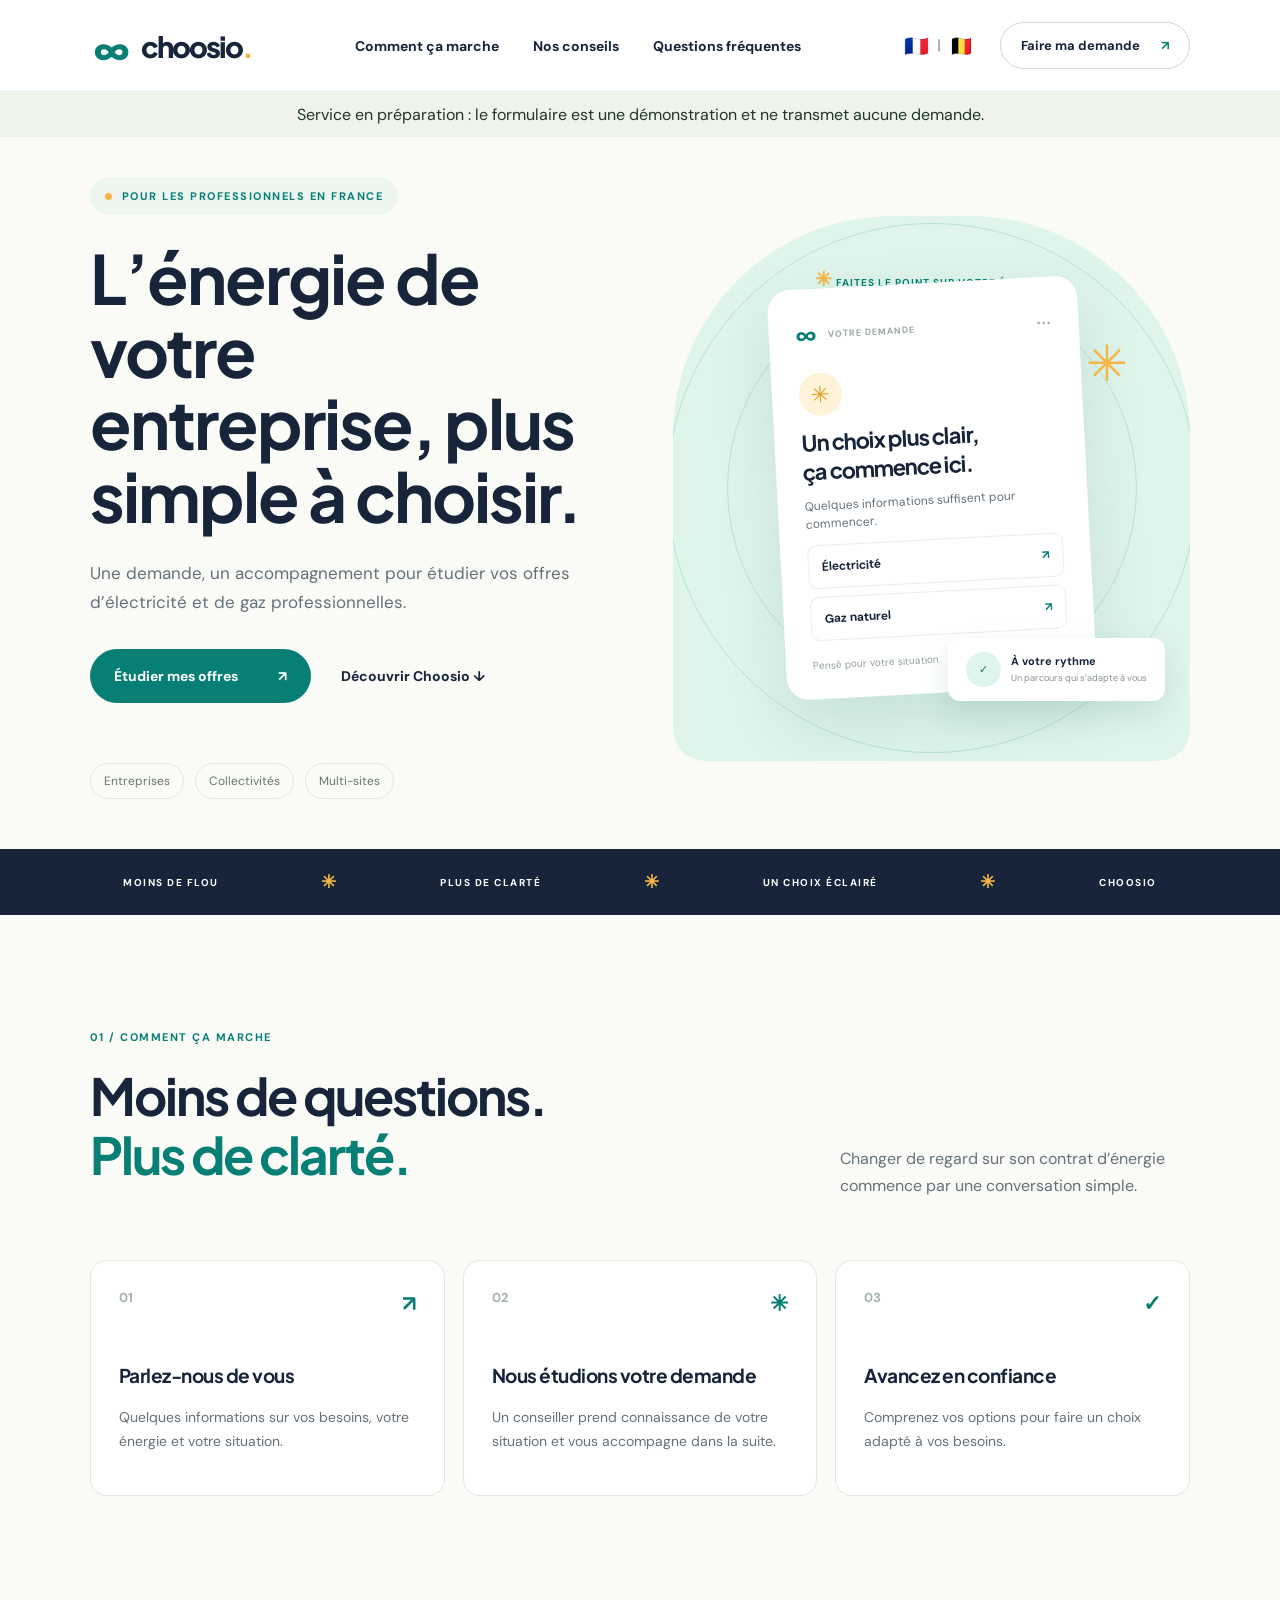
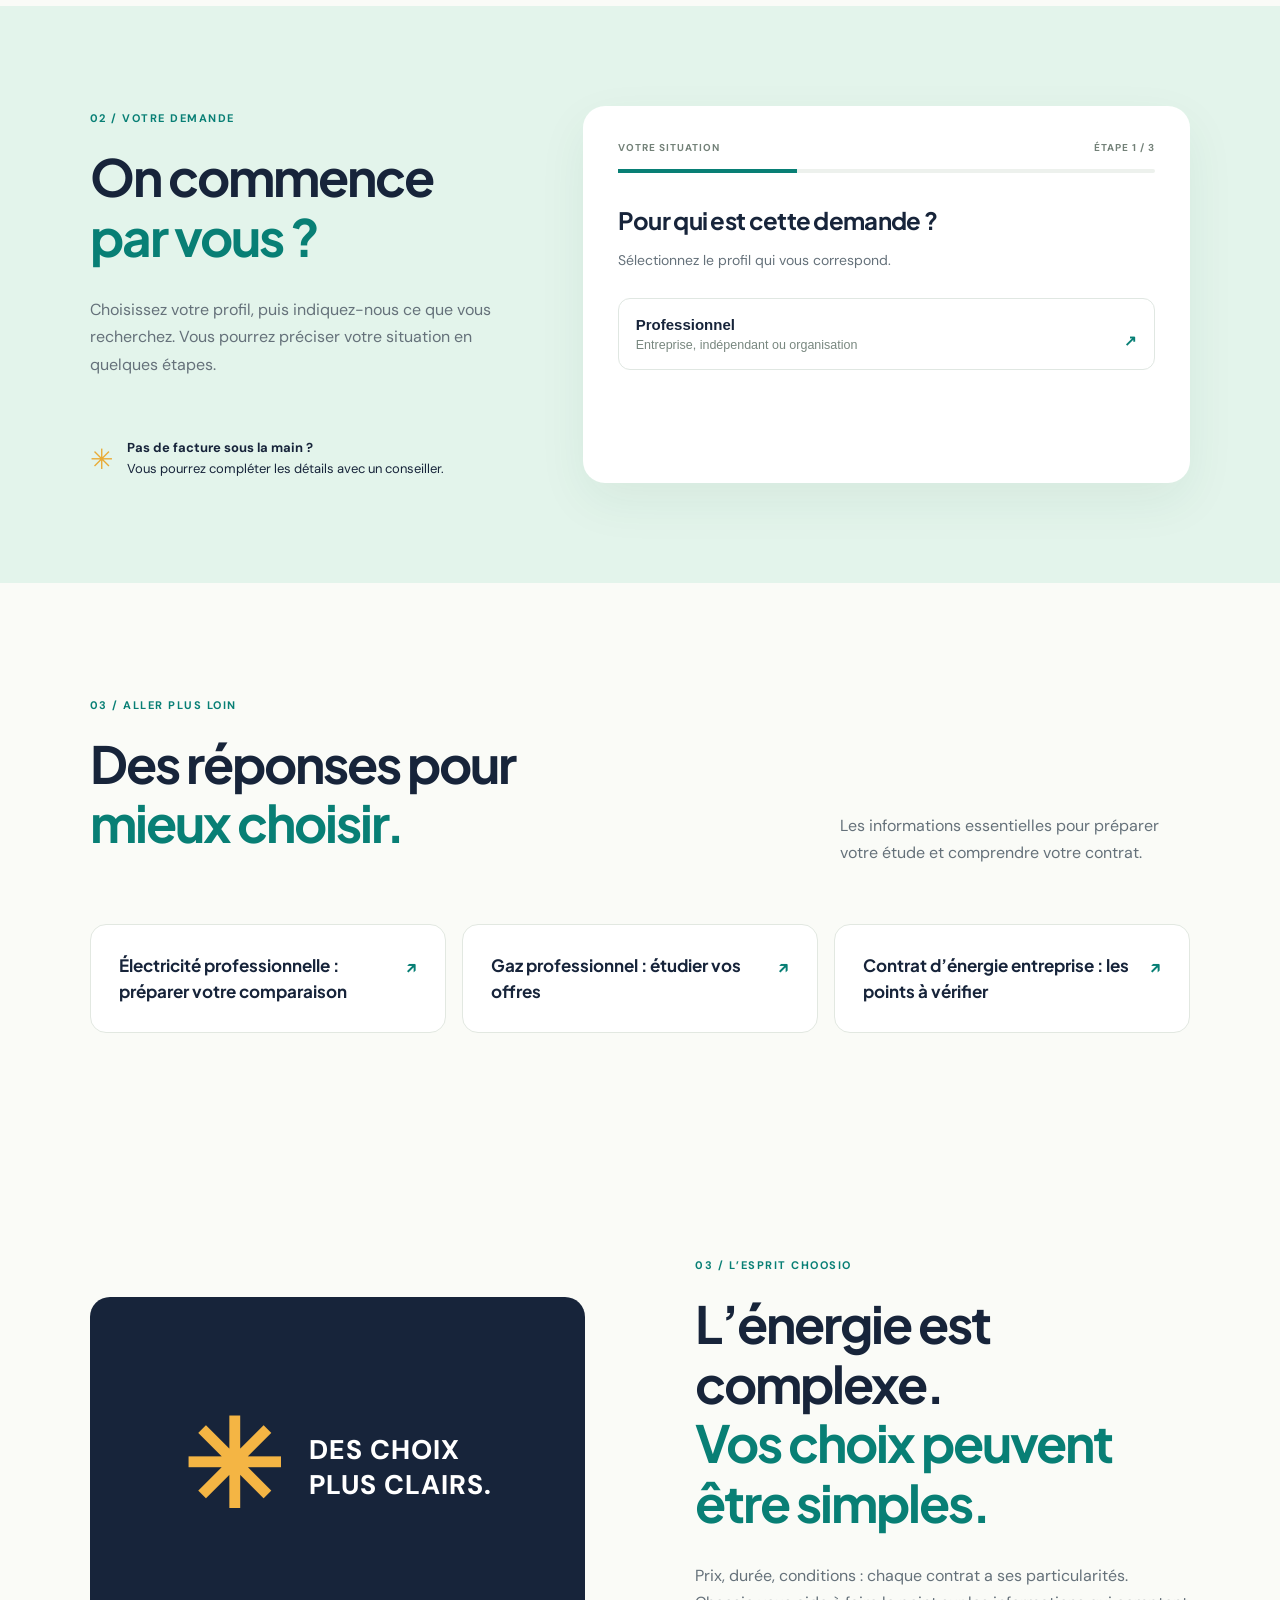
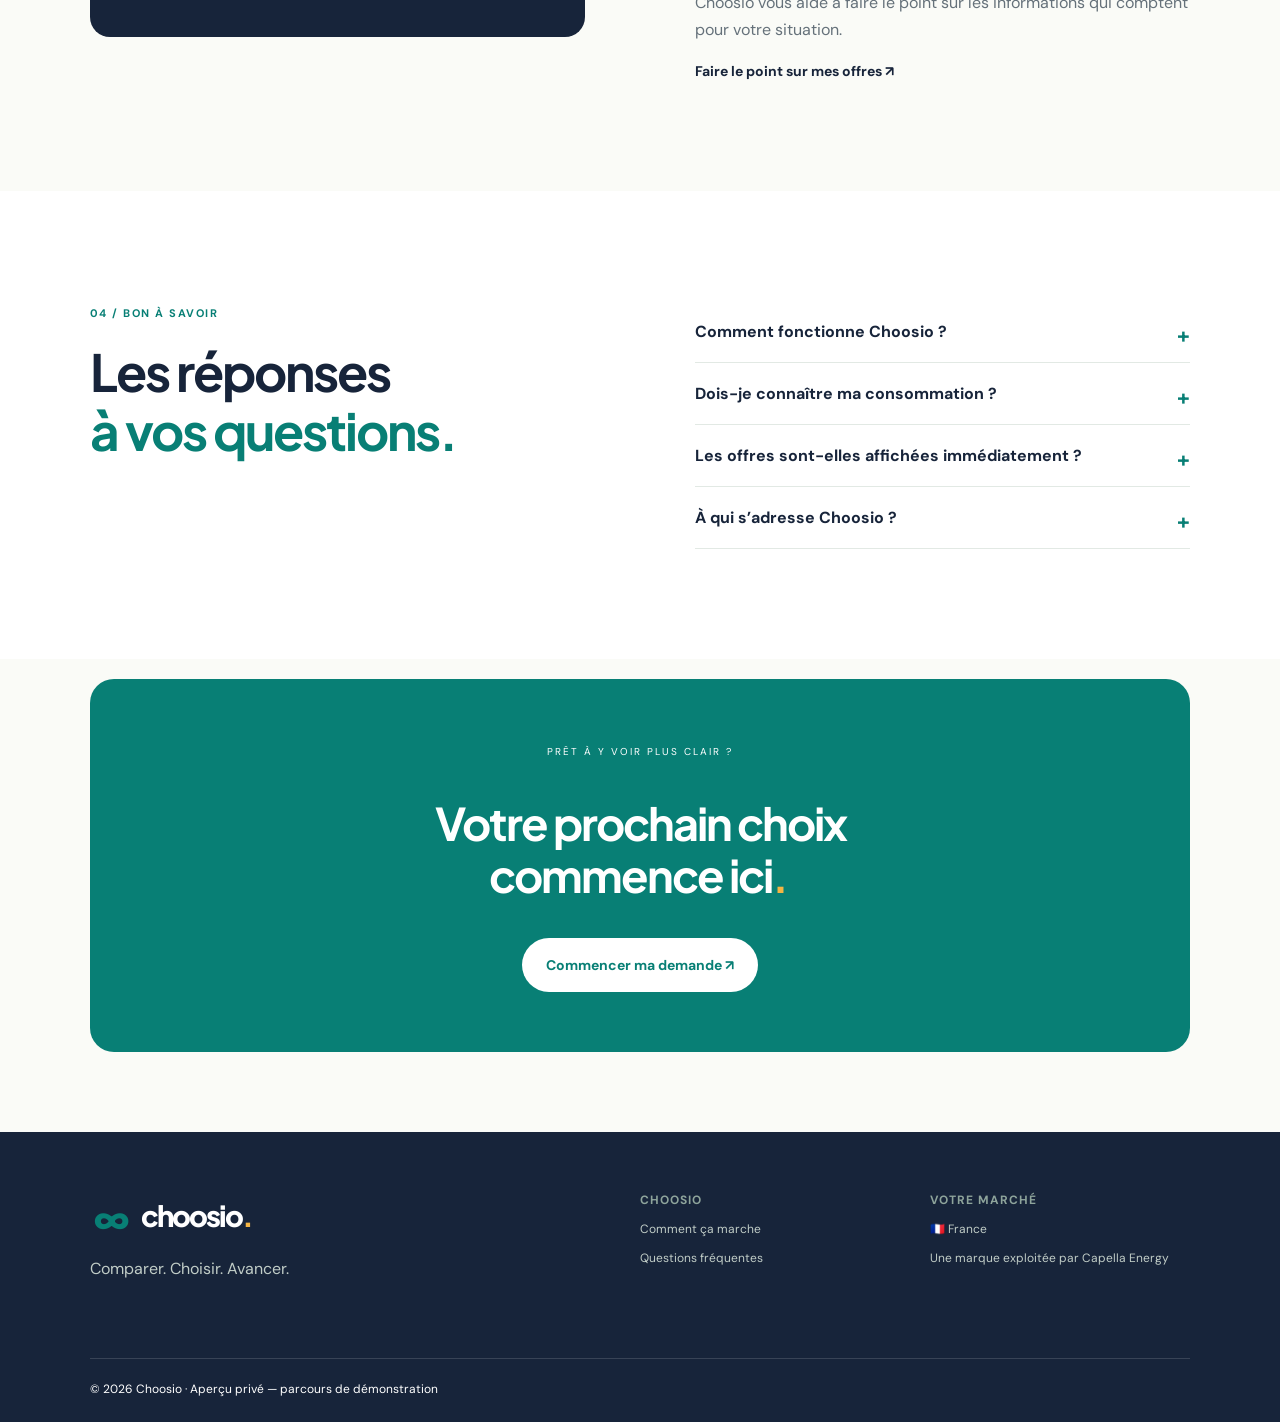
<file: index.html>
<!doctype html><html lang="fr"><head><meta charset="utf-8"><meta name="viewport" content="width=device-width, initial-scale=1"><title>Énergie professionnelle en France : guides et conseils | Choosio</title><meta name="description" content="Préparez la comparaison des contrats d’électricité et de gaz de votre entreprise grâce aux guides Choosio. Service de demande en préparation."><meta name="theme-color" content="#f8f9f5"><link rel="preconnect" href="https://fonts.googleapis.com"><link rel="preconnect" href="https://fonts.gstatic.com" crossorigin><link href="https://fonts.googleapis.com/css2?family=DM+Sans:wght@400;500;600;700&family=Plus+Jakarta+Sans:wght@400;600;700;800&display=swap" rel="stylesheet"><link rel="stylesheet" href="style.css"><link rel="canonical" href="https://choosio.fr/"><meta property="og:type" content="website"><meta property="og:title" content="Énergie professionnelle en France : guides et conseils | Choosio"><meta property="og:description" content="Préparez la comparaison des contrats d’électricité et de gaz de votre entreprise grâce aux guides Choosio. Service de demande en préparation."><meta property="og:url" content="https://choosio.fr/"><meta property="og:locale" content="fr_FR"><script type="application/ld+json">{"@context":"https://schema.org","@type":"WebSite","name":"Choosio","url":"https://choosio.fr/","inLanguage":"fr-FR"}</script><meta name="robots" content="noindex,follow"></head><body><header><a href="#top" class="logo" aria-label="Choosio accueil"><span class="symbol">∞</span>choosio<span class="dot">.</span></a><nav><a href="#fonctionnement">Comment ça marche</a><a href="#guides">Nos conseils</a><a href="#questions">Questions fréquentes</a></nav><div class="headright"><span class="country" role="group" aria-label="Choisir le pays" style="display:inline-flex;align-items:center;gap:8px;white-space:nowrap;font-size:20px;line-height:1"><a href="https://choosio.fr/" aria-label="France" aria-current="page" style="text-decoration:none">🇫🇷</a><span aria-hidden="true" style="font-size:15px;color:#aab5ae">|</span><a href="https://choosio.be/" aria-label="Belgique" style="text-decoration:none">🇧🇪</a></span><a class="headerbtn" href="#commencer">Faire ma demande <span>↗</span></a></div></header><main id="top"><div role="status" style="padding:12px 6%;background:#eef4e9;color:#203629;text-align:center">Service en préparation : le formulaire est une démonstration et ne transmet aucune demande.</div><section class="hero"><div class="hero-copy"><div class="eyebrow"><span></span> POUR LES PROFESSIONNELS EN FRANCE</div><h1>L’énergie de votre entreprise, plus simple à choisir.</h1><p>Une demande, un accompagnement pour étudier vos offres d’électricité et de gaz professionnelles.</p><div class="heroactions"><a href="#commencer" class="button">Étudier mes offres <span>↗</span></a><a href="#fonctionnement" class="textlink">Découvrir Choosio <span>↓</span></a></div><div class="hero-tags"><span>Entreprises</span><span>Collectivités</span><span>Multi-sites</span></div></div><div class="art"><div class="art-orbit orbit1"></div><div class="art-orbit orbit2"></div><div class="toplabel"><span class="sun">✳</span> FAITES LE POINT SUR VOTRE ÉNERGIE</div><div class="energy-card"><div class="cardtop"><span class="mini-logo">∞</span><span>VOTRE DEMANDE</span><span class="carddots">•••</span></div><div class="energy-icon">✳</div><h3>Un choix plus clair,<br>ça commence ici.</h3><p>Quelques informations suffisent pour commencer.</p><div class="cardline"><span>Électricité</span><strong>↗</strong></div><div class="cardline"><span>Gaz naturel</span><strong>↗</strong></div><div class="cardbottom">Pensé pour votre situation <span>✓</span></div></div><div class="floatcard"><span class="float-icon">✓</span><div><b>À votre rythme</b><small>Un parcours qui s’adapte à vous</small></div></div><span class="spark">✳</span></div></section><div class="ticker"><span>MOINS DE FLOU</span><b>✳</b><span>PLUS DE CLARTÉ</span><b>✳</b><span>UN CHOIX ÉCLAIRÉ</span><b>✳</b><span>CHOOSIO</span></div><section id="fonctionnement" class="section steps"><div class="section-head"><div><span class="kicker">01 / COMMENT ÇA MARCHE</span><h2>Moins de questions.<br><em>Plus de clarté.</em></h2></div><p>Changer de regard sur son contrat d’énergie commence par une conversation simple.</p></div><div class="step-grid"><article><div class="stepnum">01 <span>↗</span></div><h3>Parlez-nous de vous</h3><p>Quelques informations sur vos besoins, votre énergie et votre situation.</p></article><article><div class="stepnum">02 <span>✳</span></div><h3>Nous étudions votre demande</h3><p>Un conseiller prend connaissance de votre situation et vous accompagne dans la suite.</p></article><article><div class="stepnum">03 <span>✓</span></div><h3>Avancez en confiance</h3><p>Comprenez vos options pour faire un choix adapté à vos besoins.</p></article></div></section><section id="commencer" class="formsection"><div class="formintro"><span class="kicker">02 / VOTRE DEMANDE</span><h2>On commence<br><em>par vous ?</em></h2><p>Choisissez votre profil, puis indiquez-nous ce que vous recherchez. Vous pourrez préciser votre situation en quelques étapes.</p><div class="little-note"><span>✳</span><div><b>Pas de facture sous la main ?</b><br>Vous pourrez compléter les détails avec un conseiller.</div></div></div><div class="formcard"><div class="form-head"><span>VOTRE SITUATION</span><span id="progress">ÉTAPE 1 / 3</span></div><div class="bar"><span id="progressbar"></span></div><form id="leadform"><div class="formstep" data-step="1"><h3>Pour qui est cette demande ?</h3><p>Sélectionnez le profil qui vous correspond.</p><div class="choices"><button type="button" data-profile="Professionnel">Professionnel <small>Entreprise, indépendant ou organisation</small><b>↗</b></button></div></div><div class="formstep" data-step="2" hidden><h3>Quelle énergie souhaitez-vous étudier ?</h3><p>Sélectionnez votre besoin principal.</p><div class="choices"><button type="button" data-energy="Électricité">Électricité <small>Mon contrat d’électricité</small><b>↗</b></button><button type="button" data-energy="Gaz">Gaz naturel <small>Mon contrat de gaz</small><b>↗</b></button><button type="button" data-energy="Électricité et gaz">Électricité et gaz <small>Les deux en une demande</small><b>↗</b></button></div><button class="back" type="button" data-back="1">← Précédent</button></div><div class="formstep" data-step="3" hidden><h3>Comment vous contacter ?</h3><p>Complétez vos coordonnées pour préparer votre demande.</p><div class="fields"><label>Prénom<input name="prenom" autocomplete="given-name" required></label><label>Nom<input name="nom" autocomplete="family-name" required></label><label>E-mail<input type="email" name="email" autocomplete="email" required></label><label>Téléphone<input type="tel" name="telephone" autocomplete="tel" required></label><label>Code postal<input name="postal" autocomplete="postal-code" required></label><label id="companylabel">Entreprise <input name="entreprise" autocomplete="organization"></label><label id="companyidlabel">SIREN <input name="entreprise_id" inputmode="numeric"></label><label>Votre situation<select name="situation"><option value="">À préciser</option><option>Contrat en cours</option><option>Ouverture ou emménagement</option></select></label><label>Consommation annuelle (kWh, facultatif)<input name="consommation" inputmode="numeric" placeholder="Si vous la connaissez"></label><label>Référence du compteur (facultatif)<input name="compteur" placeholder="PDL / PRM ou PCE"></label></div><label class="check"><input type="checkbox" required> Je demande à être contacté au sujet de ma demande d’énergie.</label><p class="demo-warning">Démonstration : l’envoi des demandes n’est pas encore activé. Aucune donnée n’est transmise.</p><div class="formactions"><button class="back" type="button" data-back="2">← Précédent</button><button type="submit" class="button">Voir le récapitulatif ↗</button></div></div><div class="formstep" data-step="4" hidden><div class="success-icon">✓</div><h3>Votre demande est prête.</h3><p>Vous consultez un aperçu du parcours. Aucune donnée n’a été transmise.</p><button type="button" class="back" data-back="3">← Modifier mes informations</button></div></form></div></section><section class="section resources" id="guides"><div class="section-head"><div><span class="kicker">03 / ALLER PLUS LOIN</span><h2>Des réponses pour<br><em>mieux choisir.</em></h2></div><p>Les informations essentielles pour préparer votre étude et comprendre votre contrat.</p></div><div class="resource-links"><a href="/electricite-professionnel/">Électricité professionnelle : préparer votre comparaison <span>↗</span></a><a href="/gaz-professionnel/">Gaz professionnel : étudier vos offres <span>↗</span></a><a href="/contrat-energie-entreprise/">Contrat d’énergie entreprise : les points à vérifier <span>↗</span></a></div></section><section id="comprendre" class="section clarity"><div class="clarity-art"><div class="circle">✳</div><span>DES CHOIX<br>PLUS CLAIRS.</span></div><div><span class="kicker">03 / L’ESPRIT CHOOSIO</span><h2>L’énergie est complexe.<br><em>Vos choix peuvent être simples.</em></h2><p>Prix, durée, conditions : chaque contrat a ses particularités. Choosio vous aide à faire le point sur les informations qui comptent pour votre situation.</p><a href="#commencer" class="textlink">Faire le point sur mes offres ↗</a></div></section><section id="questions" class="section faq"><div><span class="kicker">04 / BON À SAVOIR</span><h2>Les réponses<br><em>à vos questions.</em></h2></div><div class="faqitems"><details><summary>Comment fonctionne Choosio ?</summary><p>Le service de mise en relation est en préparation. Le formulaire présenté est une démonstration : aucune demande n’est transmise et aucun rappel n’est déclenché.</p></details><details><summary>Dois-je connaître ma consommation ?</summary><p>Une consommation annuelle ou une facture peut aider à affiner l’étude. Si vous ne l’avez pas immédiatement, vous pourrez en discuter avec le conseiller.</p></details><details><summary>Les offres sont-elles affichées immédiatement ?</summary><p>Dans cette première version, votre demande sert à préparer une étude personnalisée ; aucun prix ni classement automatique n’est affiché.</p></details><details><summary>À qui s’adresse Choosio ?</summary><p>En France, Choosio accompagne les professionnels, entreprises et organisations.</p></details></div></section><section class="cta"><span>PRÊT À Y VOIR PLUS CLAIR ?</span><h2>Votre prochain choix<br>commence ici<span>.</span></h2><a href="#commencer" class="button light">Commencer ma demande ↗</a></section></main><footer><div><a href="#top" class="logo"><span class="symbol">∞</span>choosio<span class="dot">.</span></a><p>Comparer. Choisir. Avancer.</p></div><div><b>CHOOSIO</b><a href="#fonctionnement">Comment ça marche</a><a href="#questions">Questions fréquentes</a></div><div><b>VOTRE MARCHÉ</b><span>🇫🇷 France</span><span>Une marque exploitée par Capella Energy</span></div><div class="footbottom">© 2026 Choosio · Aperçu privé — parcours de démonstration</div></footer><script src="app.js"></script></body></html>
</file>
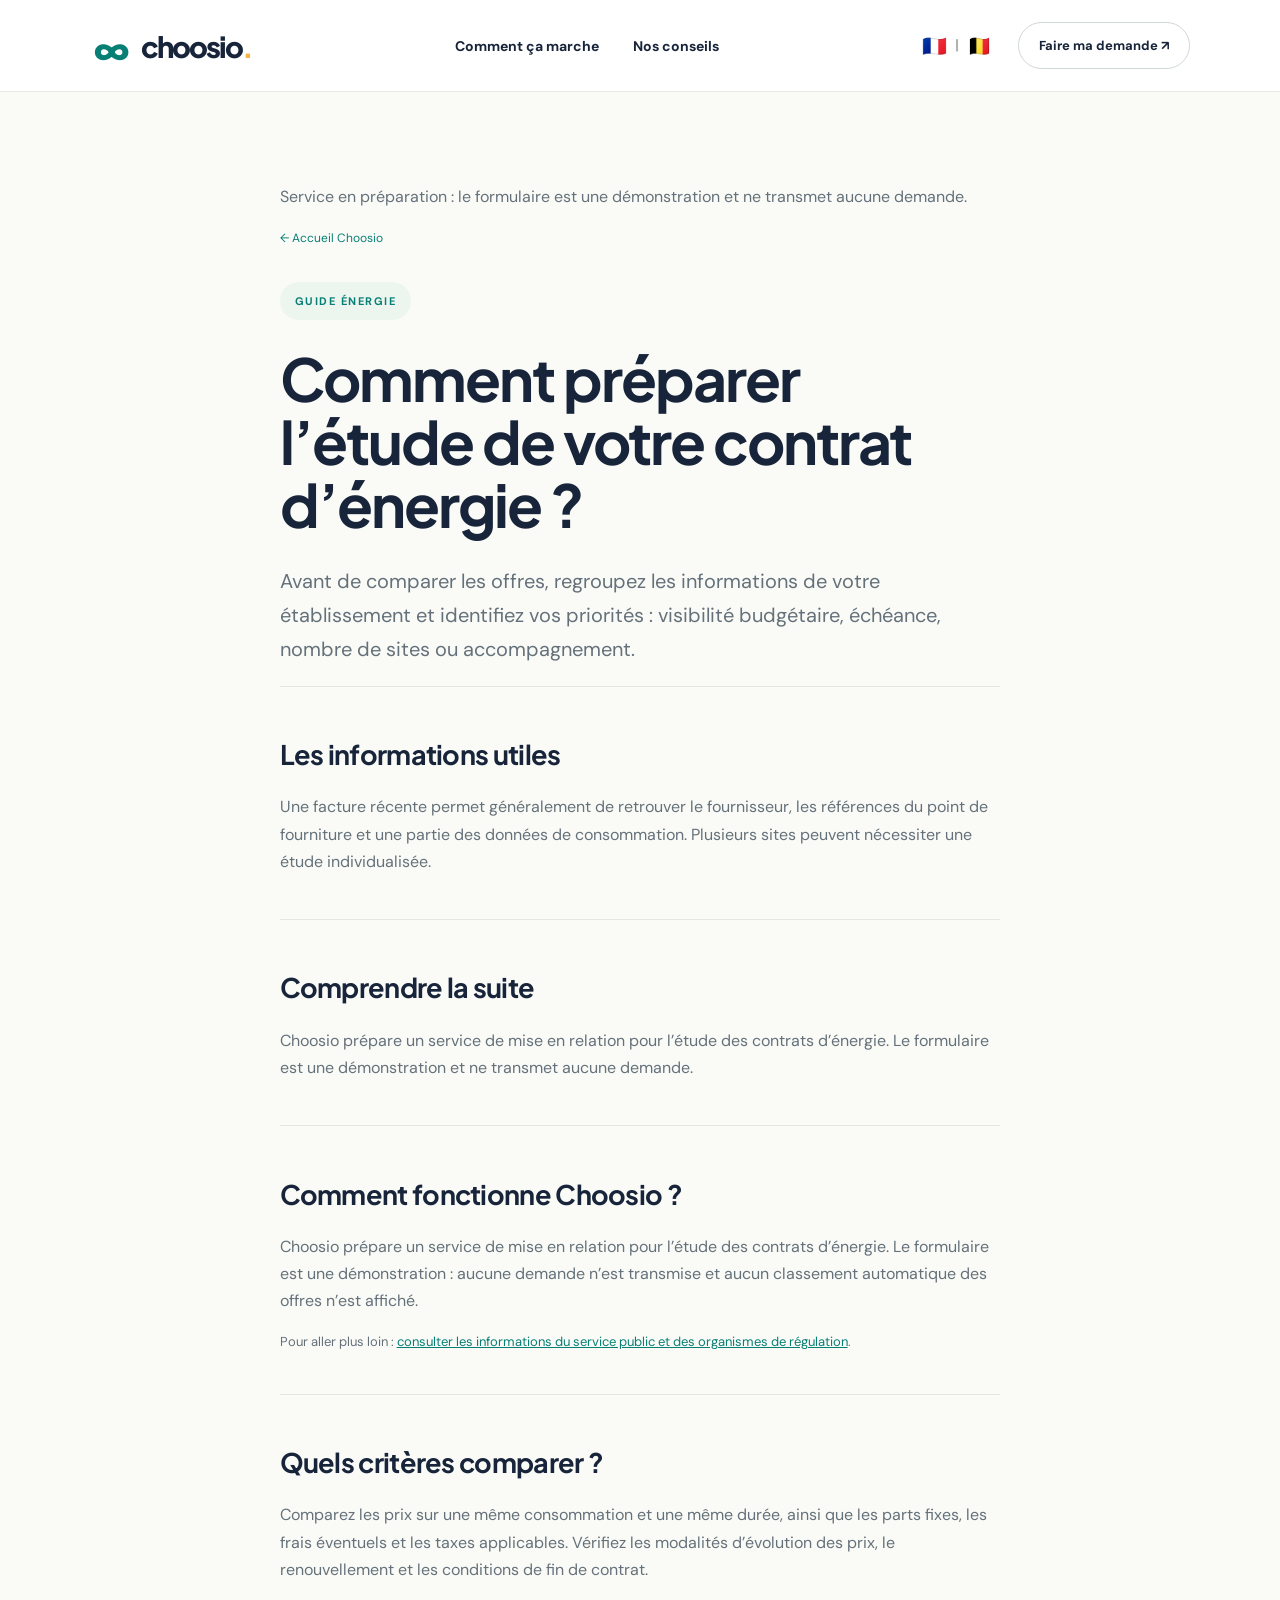
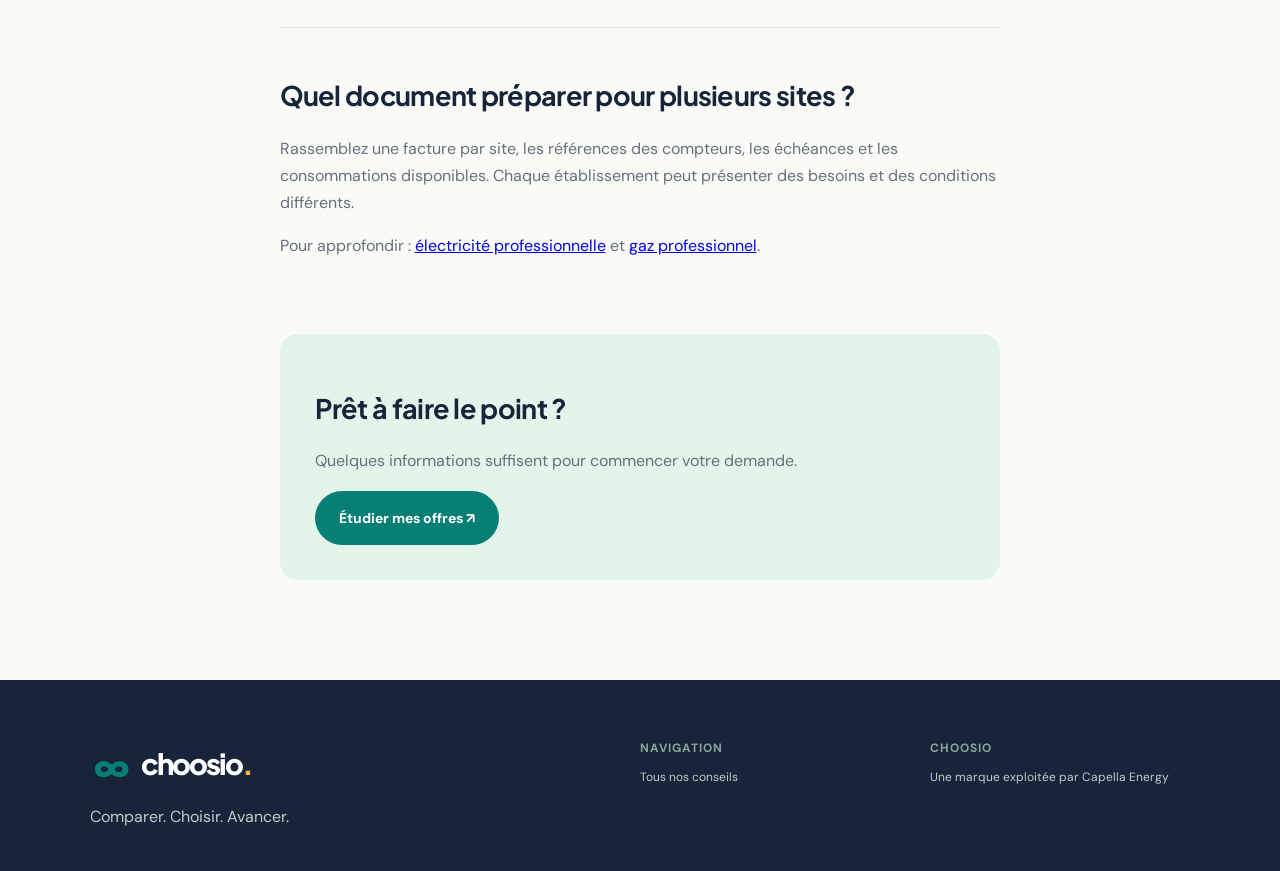
<file: contrat-energie-entreprise/index.html>
<!doctype html><html lang="fr"><head><meta charset="utf-8"><meta name="viewport" content="width=device-width,initial-scale=1"><title>Contrat d’énergie entreprise : points à vérifier | Choosio</title><meta name="description" content="Facture, échéance, prix fixe ou variable et sites multiples : préparez l’étude de votre contrat d’énergie professionnel."><link rel="preconnect" href="https://fonts.googleapis.com"><link rel="preconnect" href="https://fonts.gstatic.com" crossorigin><link href="https://fonts.googleapis.com/css2?family=DM+Sans:wght@400;500;600;700&family=Plus+Jakarta+Sans:wght@400;600;700;800&display=swap" rel="stylesheet"><link rel="stylesheet" href="/style.css"><link rel="canonical" href="https://choosio.fr/contrat-energie-entreprise/"><meta property="og:type" content="website"><meta property="og:title" content="Contrat d’énergie entreprise : points à vérifier | Choosio"><meta property="og:description" content="Facture, échéance, prix fixe ou variable et sites multiples : préparez l’étude de votre contrat d’énergie professionnel."><meta property="og:url" content="https://choosio.fr/contrat-energie-entreprise/"><meta property="og:locale" content="fr_FR"><script type="application/ld+json">{"@context":"https://schema.org","@type":"WebSite","name":"Choosio","url":"https://choosio.fr/","inLanguage":"fr-FR"}</script><meta name="robots" content="noindex,follow"></head><body><header><a href="/" class="logo"><span class="symbol">∞</span>choosio<span class="dot">.</span></a><nav><a href="/#fonctionnement">Comment ça marche</a><a href="/#guides">Nos conseils</a></nav><div class="headright"><span class="country" role="group" aria-label="Choisir le pays" style="display:inline-flex;align-items:center;gap:8px;white-space:nowrap;font-size:20px;line-height:1"><a href="https://choosio.fr/" aria-label="France" aria-current="page" style="text-decoration:none">🇫🇷</a><span aria-hidden="true" style="font-size:15px;color:#aab5ae">|</span><a href="https://choosio.be/" aria-label="Belgique" style="text-decoration:none">🇧🇪</a></span><a class="headerbtn" href="/#commencer">Faire ma demande ↗</a></div></header><main class="article"><p role="status">Service en préparation : le formulaire est une démonstration et ne transmet aucune demande.</p><a class="crumb" href="/">← Accueil Choosio</a><div class="eyebrow" style="display:flex;width:max-content;margin-top:35px">GUIDE ÉNERGIE</div><h1>Comment préparer l’étude de votre contrat d’énergie ?</h1><p class="intro">Avant de comparer les offres, regroupez les informations de votre établissement et identifiez vos priorités : visibilité budgétaire, échéance, nombre de sites ou accompagnement.</p><section><h2>Les informations utiles</h2><p>Une facture récente permet généralement de retrouver le fournisseur, les références du point de fourniture et une partie des données de consommation. Plusieurs sites peuvent nécessiter une étude individualisée.</p></section><section><h2>Comprendre la suite</h2><p>Choosio prépare un service de mise en relation pour l’étude des contrats d’énergie. Le formulaire est une démonstration et ne transmet aucune demande.</p></section><section><h2>Comment fonctionne Choosio ?</h2><p>Choosio prépare un service de mise en relation pour l’étude des contrats d’énergie. Le formulaire est une démonstration : aucune demande n’est transmise et aucun classement automatique des offres n’est affiché.</p><p class="sources">Pour aller plus loin : <a href="https://entreprendre.service-public.gouv.fr/vosdroits/R72814">consulter les informations du service public et des organismes de régulation</a>.</p></section><section><h2>Quels critères comparer ?</h2><p>Comparez les prix sur une même consommation et une même durée, ainsi que les parts fixes, les frais éventuels et les taxes applicables. Vérifiez les modalités d’évolution des prix, le renouvellement et les conditions de fin de contrat.</p></section><section><h2>Quel document préparer pour plusieurs sites ?</h2><p>Rassemblez une facture par site, les références des compteurs, les échéances et les consommations disponibles. Chaque établissement peut présenter des besoins et des conditions différents.</p><p>Pour approfondir : <a href="/electricite-professionnel/">électricité professionnelle</a> et <a href="/gaz-professionnel/">gaz professionnel</a>.</p></section><section class="article-cta"><h2>Prêt à faire le point ?</h2><p>Quelques informations suffisent pour commencer votre demande.</p><a class="button" href="/#commencer">Étudier mes offres ↗</a></section></main><footer><div><a href="/" class="logo"><span class="symbol">∞</span>choosio<span class="dot">.</span></a><p>Comparer. Choisir. Avancer.</p></div><div><b>NAVIGATION</b><a href="/#guides">Tous nos conseils</a></div><div><b>CHOOSIO</b><span>Une marque exploitée par Capella Energy</span></div></footer></body></html>
</file>
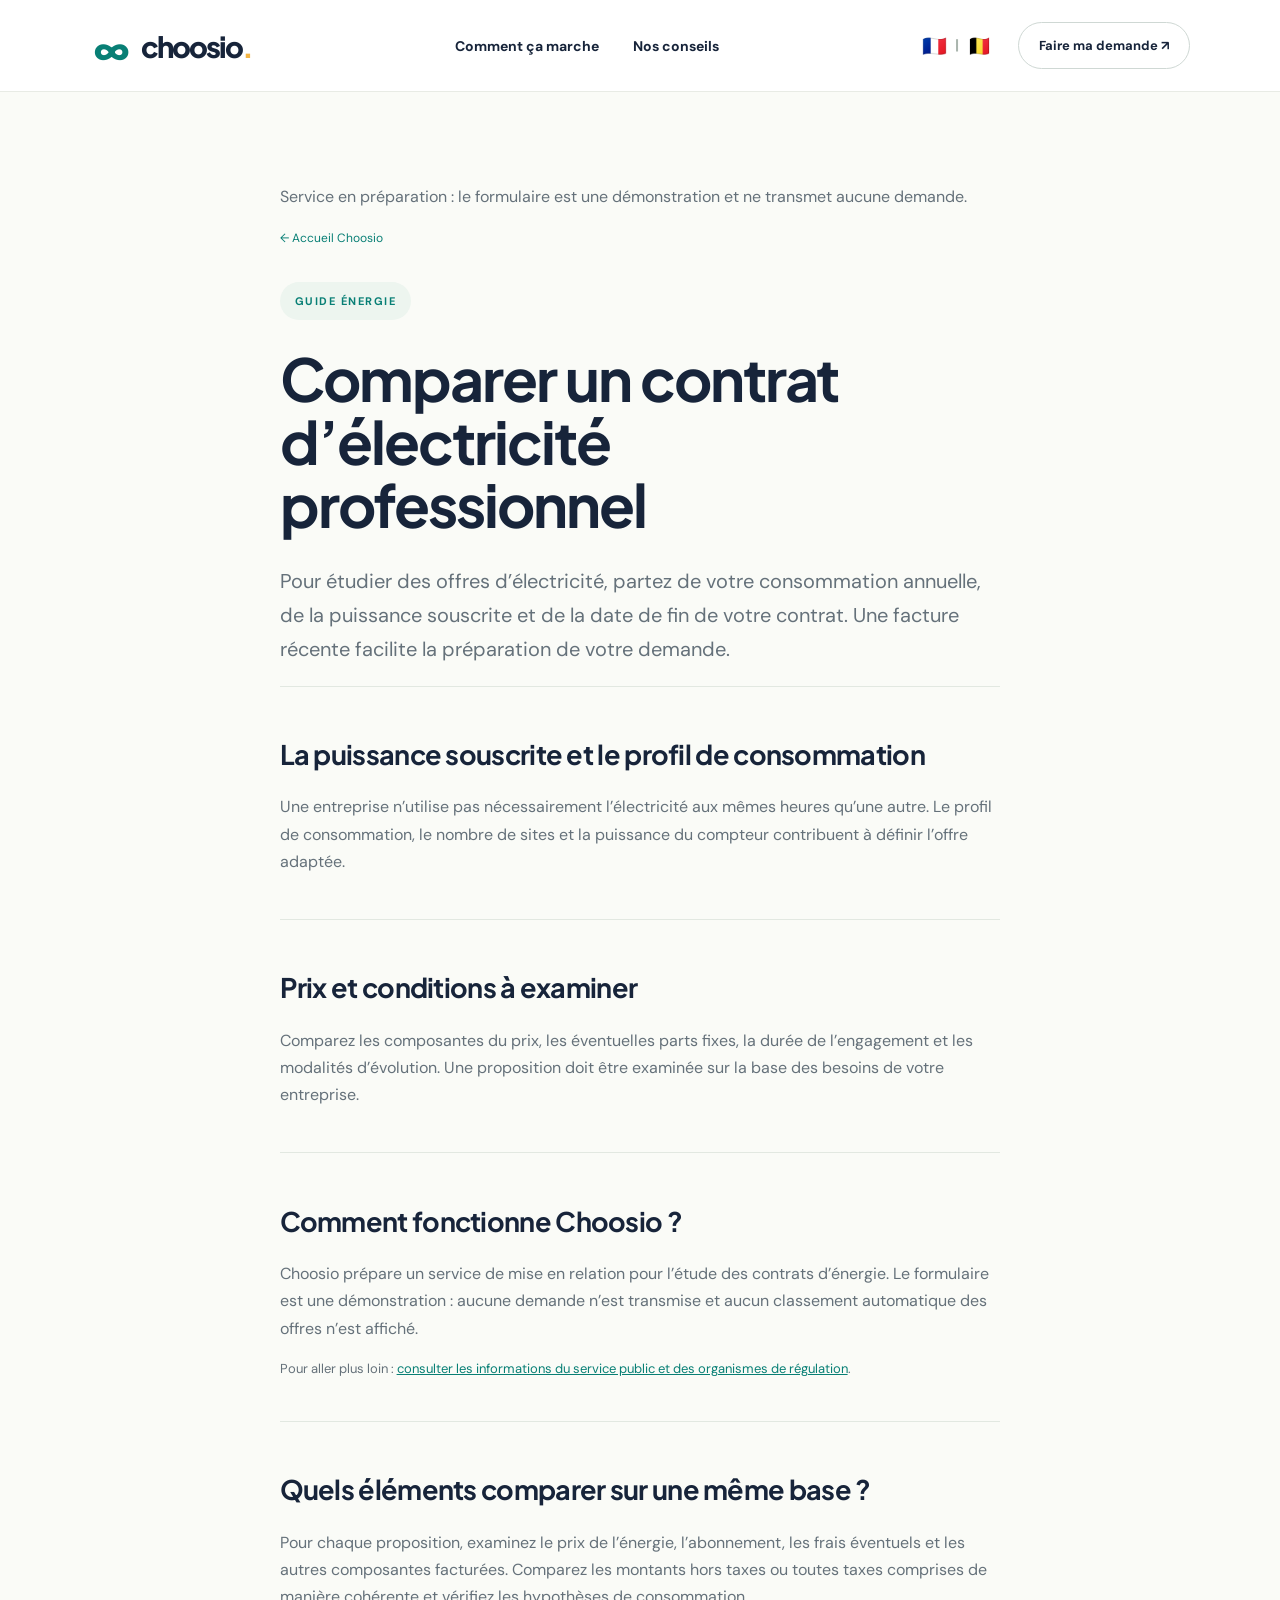
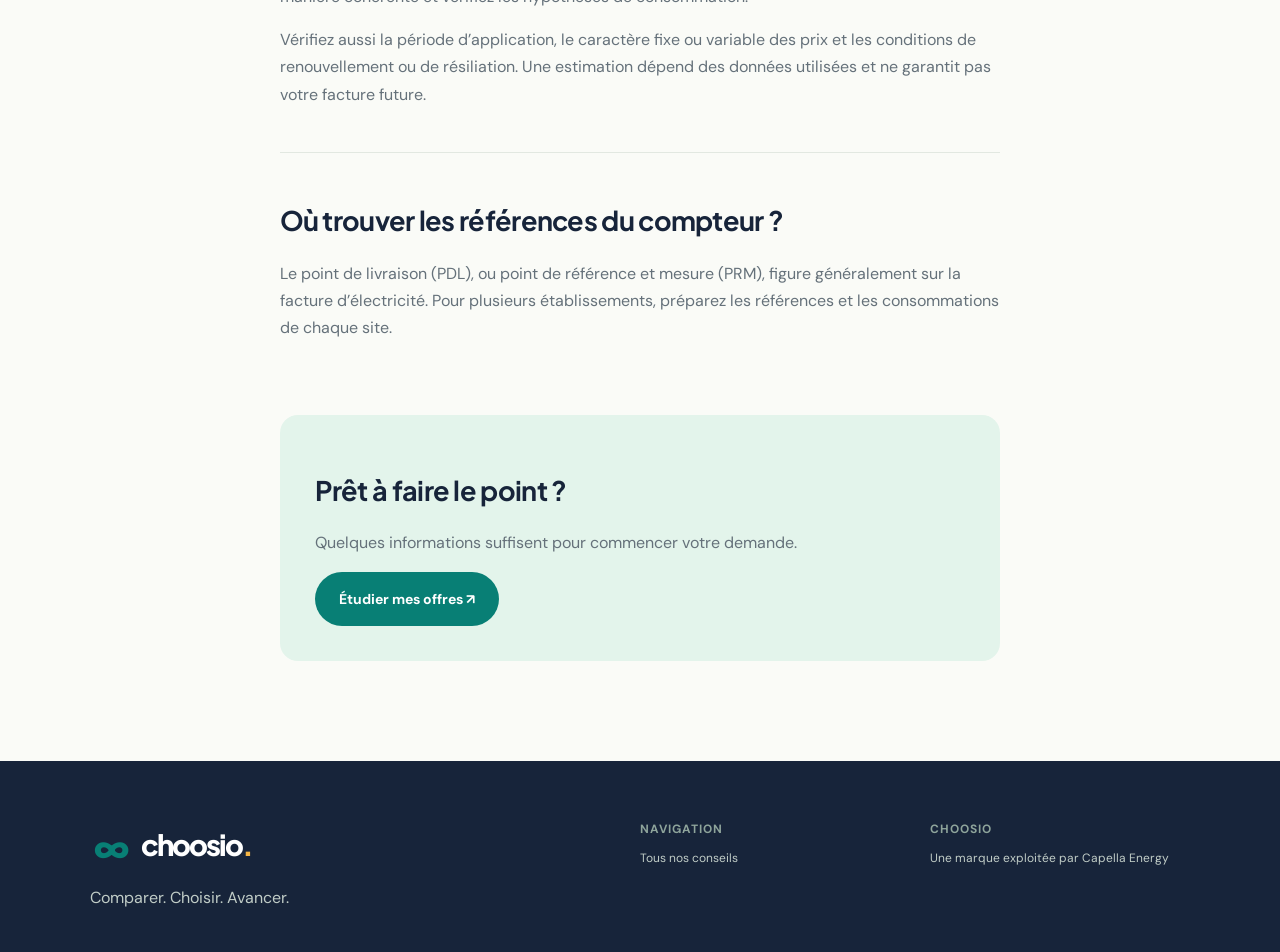
<file: electricite-professionnel/index.html>
<!doctype html><html lang="fr"><head><meta charset="utf-8"><meta name="viewport" content="width=device-width,initial-scale=1"><title>Comparer l’électricité professionnelle : guide | Choosio</title><meta name="description" content="Puissance, consommation, prix et échéance : les éléments à examiner pour comparer un contrat d’électricité professionnel en France."><link rel="preconnect" href="https://fonts.googleapis.com"><link rel="preconnect" href="https://fonts.gstatic.com" crossorigin><link href="https://fonts.googleapis.com/css2?family=DM+Sans:wght@400;500;600;700&family=Plus+Jakarta+Sans:wght@400;600;700;800&display=swap" rel="stylesheet"><link rel="stylesheet" href="/style.css"><link rel="canonical" href="https://choosio.fr/electricite-professionnel/"><meta property="og:type" content="website"><meta property="og:title" content="Comparer l’électricité professionnelle : guide | Choosio"><meta property="og:description" content="Puissance, consommation, prix et échéance : les éléments à examiner pour comparer un contrat d’électricité professionnel en France."><meta property="og:url" content="https://choosio.fr/electricite-professionnel/"><meta property="og:locale" content="fr_FR"><script type="application/ld+json">{"@context":"https://schema.org","@type":"WebSite","name":"Choosio","url":"https://choosio.fr/","inLanguage":"fr-FR"}</script><meta name="robots" content="noindex,follow"></head><body><header><a href="/" class="logo"><span class="symbol">∞</span>choosio<span class="dot">.</span></a><nav><a href="/#fonctionnement">Comment ça marche</a><a href="/#guides">Nos conseils</a></nav><div class="headright"><span class="country" role="group" aria-label="Choisir le pays" style="display:inline-flex;align-items:center;gap:8px;white-space:nowrap;font-size:20px;line-height:1"><a href="https://choosio.fr/" aria-label="France" aria-current="page" style="text-decoration:none">🇫🇷</a><span aria-hidden="true" style="font-size:15px;color:#aab5ae">|</span><a href="https://choosio.be/" aria-label="Belgique" style="text-decoration:none">🇧🇪</a></span><a class="headerbtn" href="/#commencer">Faire ma demande ↗</a></div></header><main class="article"><p role="status">Service en préparation : le formulaire est une démonstration et ne transmet aucune demande.</p><a class="crumb" href="/">← Accueil Choosio</a><div class="eyebrow" style="display:flex;width:max-content;margin-top:35px">GUIDE ÉNERGIE</div><h1>Comparer un contrat d’électricité professionnel</h1><p class="intro">Pour étudier des offres d’électricité, partez de votre consommation annuelle, de la puissance souscrite et de la date de fin de votre contrat. Une facture récente facilite la préparation de votre demande.</p><section><h2>La puissance souscrite et le profil de consommation</h2><p>Une entreprise n’utilise pas nécessairement l’électricité aux mêmes heures qu’une autre. Le profil de consommation, le nombre de sites et la puissance du compteur contribuent à définir l’offre adaptée.</p></section><section><h2>Prix et conditions à examiner</h2><p>Comparez les composantes du prix, les éventuelles parts fixes, la durée de l’engagement et les modalités d’évolution. Une proposition doit être examinée sur la base des besoins de votre entreprise.</p></section><section><h2>Comment fonctionne Choosio ?</h2><p>Choosio prépare un service de mise en relation pour l’étude des contrats d’énergie. Le formulaire est une démonstration : aucune demande n’est transmise et aucun classement automatique des offres n’est affiché.</p><p class="sources">Pour aller plus loin : <a href="https://entreprendre.service-public.gouv.fr/vosdroits/R72814">consulter les informations du service public et des organismes de régulation</a>.</p></section><section><h2>Quels éléments comparer sur une même base ?</h2><p>Pour chaque proposition, examinez le prix de l’énergie, l’abonnement, les frais éventuels et les autres composantes facturées. Comparez les montants hors taxes ou toutes taxes comprises de manière cohérente et vérifiez les hypothèses de consommation.</p><p>Vérifiez aussi la période d’application, le caractère fixe ou variable des prix et les conditions de renouvellement ou de résiliation. Une estimation dépend des données utilisées et ne garantit pas votre facture future.</p></section><section><h2>Où trouver les références du compteur ?</h2><p>Le point de livraison (PDL), ou point de référence et mesure (PRM), figure généralement sur la facture d’électricité. Pour plusieurs établissements, préparez les références et les consommations de chaque site.</p></section><section class="article-cta"><h2>Prêt à faire le point ?</h2><p>Quelques informations suffisent pour commencer votre demande.</p><a class="button" href="/#commencer">Étudier mes offres ↗</a></section></main><footer><div><a href="/" class="logo"><span class="symbol">∞</span>choosio<span class="dot">.</span></a><p>Comparer. Choisir. Avancer.</p></div><div><b>NAVIGATION</b><a href="/#guides">Tous nos conseils</a></div><div><b>CHOOSIO</b><span>Une marque exploitée par Capella Energy</span></div></footer></body></html>
</file>
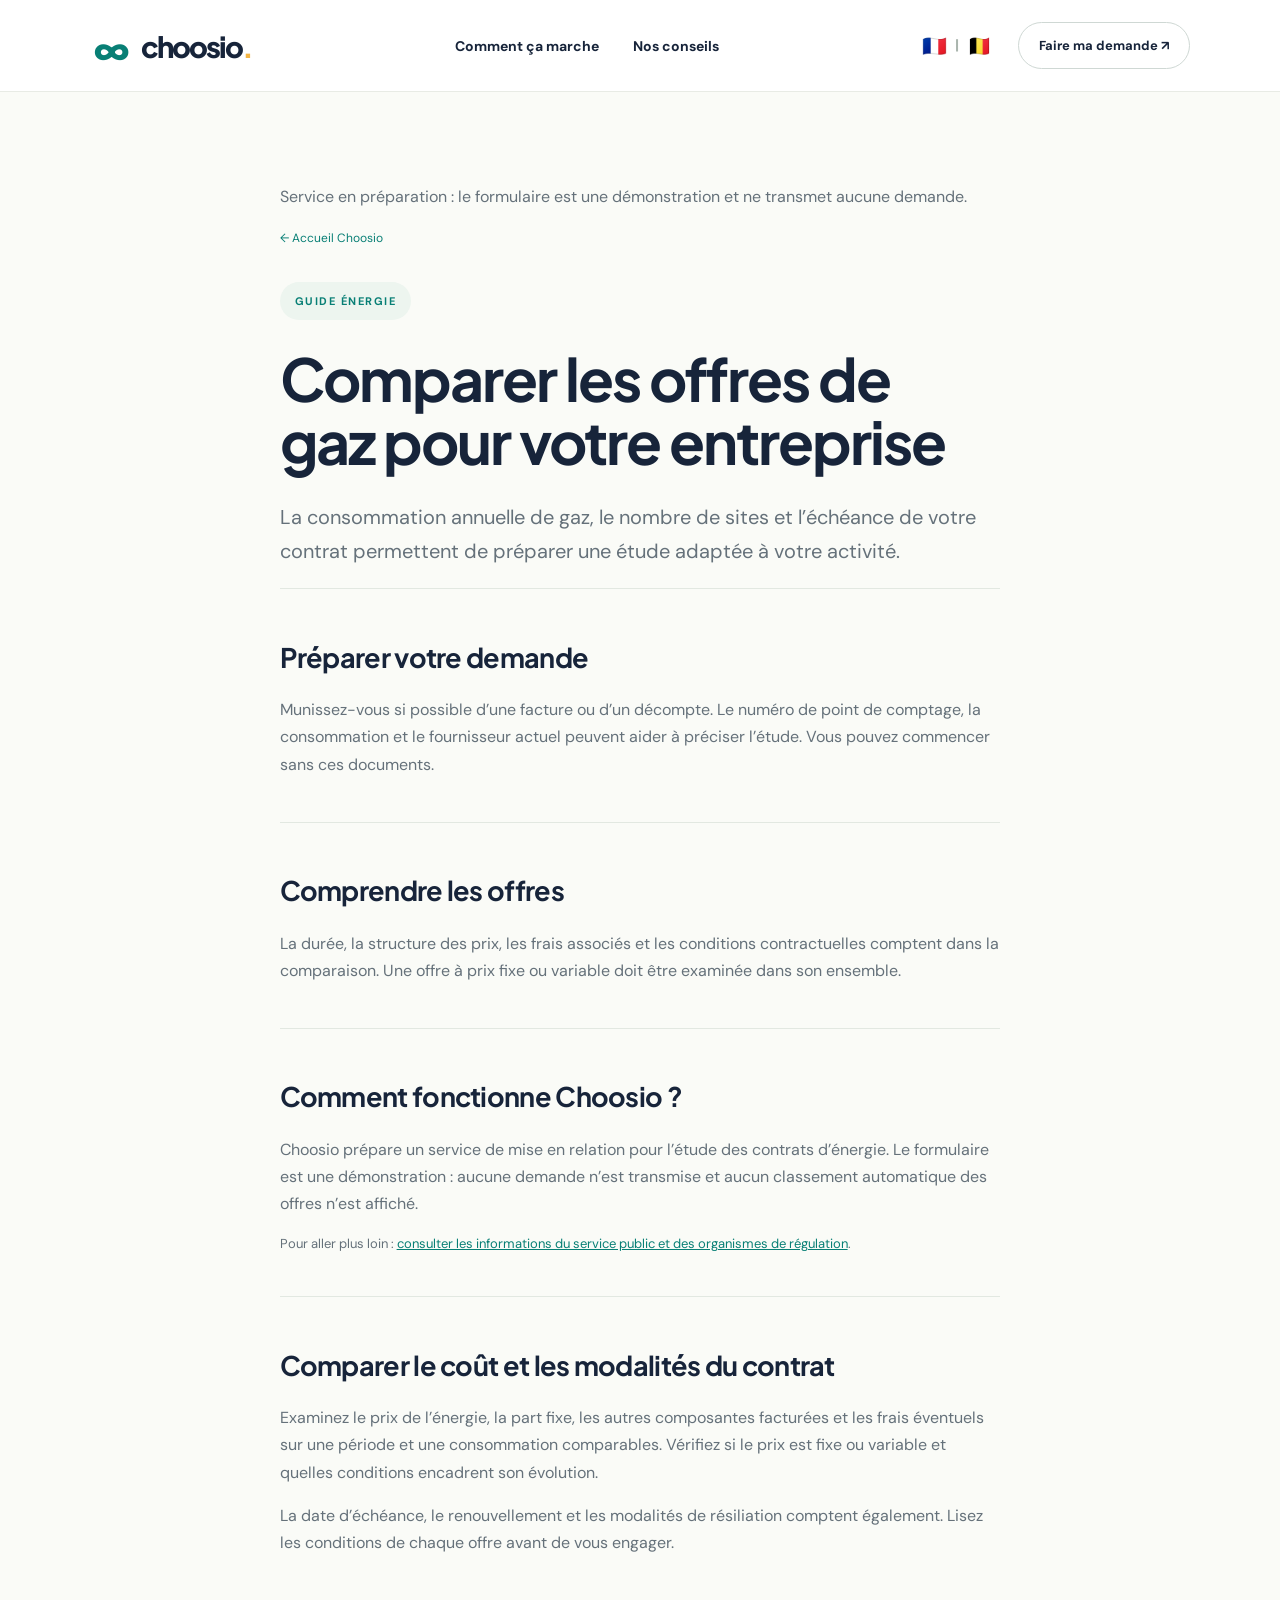
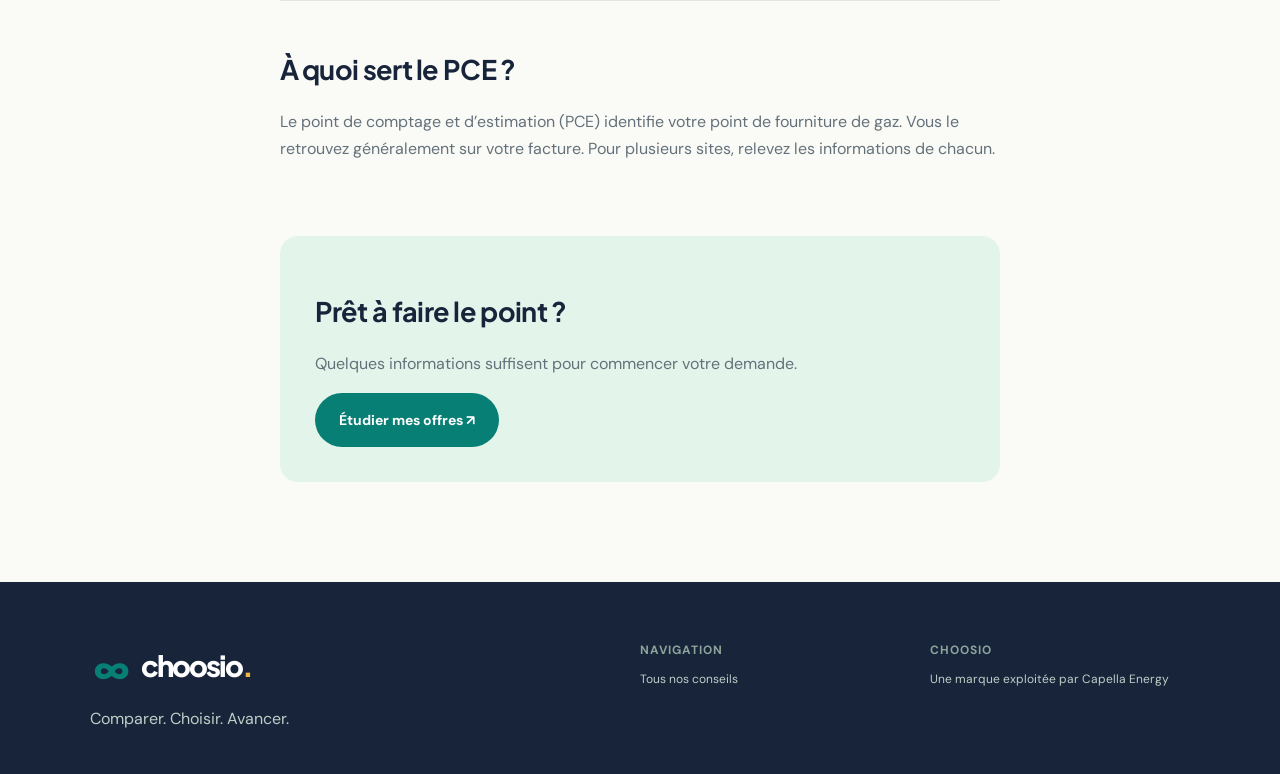
<file: gaz-professionnel/index.html>
<!doctype html><html lang="fr"><head><meta charset="utf-8"><meta name="viewport" content="width=device-width,initial-scale=1"><title>Comparer les offres de gaz professionnel | Choosio</title><meta name="description" content="Préparez une comparaison de gaz pour votre entreprise : consommation, PCE, prix, durée et conditions du contrat."><link rel="preconnect" href="https://fonts.googleapis.com"><link rel="preconnect" href="https://fonts.gstatic.com" crossorigin><link href="https://fonts.googleapis.com/css2?family=DM+Sans:wght@400;500;600;700&family=Plus+Jakarta+Sans:wght@400;600;700;800&display=swap" rel="stylesheet"><link rel="stylesheet" href="/style.css"><link rel="canonical" href="https://choosio.fr/gaz-professionnel/"><meta property="og:type" content="website"><meta property="og:title" content="Comparer les offres de gaz professionnel | Choosio"><meta property="og:description" content="Préparez une comparaison de gaz pour votre entreprise : consommation, PCE, prix, durée et conditions du contrat."><meta property="og:url" content="https://choosio.fr/gaz-professionnel/"><meta property="og:locale" content="fr_FR"><script type="application/ld+json">{"@context":"https://schema.org","@type":"WebSite","name":"Choosio","url":"https://choosio.fr/","inLanguage":"fr-FR"}</script><meta name="robots" content="noindex,follow"></head><body><header><a href="/" class="logo"><span class="symbol">∞</span>choosio<span class="dot">.</span></a><nav><a href="/#fonctionnement">Comment ça marche</a><a href="/#guides">Nos conseils</a></nav><div class="headright"><span class="country" role="group" aria-label="Choisir le pays" style="display:inline-flex;align-items:center;gap:8px;white-space:nowrap;font-size:20px;line-height:1"><a href="https://choosio.fr/" aria-label="France" aria-current="page" style="text-decoration:none">🇫🇷</a><span aria-hidden="true" style="font-size:15px;color:#aab5ae">|</span><a href="https://choosio.be/" aria-label="Belgique" style="text-decoration:none">🇧🇪</a></span><a class="headerbtn" href="/#commencer">Faire ma demande ↗</a></div></header><main class="article"><p role="status">Service en préparation : le formulaire est une démonstration et ne transmet aucune demande.</p><a class="crumb" href="/">← Accueil Choosio</a><div class="eyebrow" style="display:flex;width:max-content;margin-top:35px">GUIDE ÉNERGIE</div><h1>Comparer les offres de gaz pour votre entreprise</h1><p class="intro">La consommation annuelle de gaz, le nombre de sites et l’échéance de votre contrat permettent de préparer une étude adaptée à votre activité.</p><section><h2>Préparer votre demande</h2><p>Munissez-vous si possible d’une facture ou d’un décompte. Le numéro de point de comptage, la consommation et le fournisseur actuel peuvent aider à préciser l’étude. Vous pouvez commencer sans ces documents.</p></section><section><h2>Comprendre les offres</h2><p>La durée, la structure des prix, les frais associés et les conditions contractuelles comptent dans la comparaison. Une offre à prix fixe ou variable doit être examinée dans son ensemble.</p></section><section><h2>Comment fonctionne Choosio ?</h2><p>Choosio prépare un service de mise en relation pour l’étude des contrats d’énergie. Le formulaire est une démonstration : aucune demande n’est transmise et aucun classement automatique des offres n’est affiché.</p><p class="sources">Pour aller plus loin : <a href="https://entreprendre.service-public.gouv.fr/vosdroits/R72814">consulter les informations du service public et des organismes de régulation</a>.</p></section><section><h2>Comparer le coût et les modalités du contrat</h2><p>Examinez le prix de l’énergie, la part fixe, les autres composantes facturées et les frais éventuels sur une période et une consommation comparables. Vérifiez si le prix est fixe ou variable et quelles conditions encadrent son évolution.</p><p>La date d’échéance, le renouvellement et les modalités de résiliation comptent également. Lisez les conditions de chaque offre avant de vous engager.</p></section><section><h2>À quoi sert le PCE ?</h2><p>Le point de comptage et d’estimation (PCE) identifie votre point de fourniture de gaz. Vous le retrouvez généralement sur votre facture. Pour plusieurs sites, relevez les informations de chacun.</p></section><section class="article-cta"><h2>Prêt à faire le point ?</h2><p>Quelques informations suffisent pour commencer votre demande.</p><a class="button" href="/#commencer">Étudier mes offres ↗</a></section></main><footer><div><a href="/" class="logo"><span class="symbol">∞</span>choosio<span class="dot">.</span></a><p>Comparer. Choisir. Avancer.</p></div><div><b>NAVIGATION</b><a href="/#guides">Tous nos conseils</a></div><div><b>CHOOSIO</b><span>Une marque exploitée par Capella Energy</span></div></footer></body></html>
</file>
<file: style.css>
*{box-sizing:border-box}html{scroll-behavior:smooth}body{margin:0;background:#fafbf7;color:#17243a;font-family:'DM Sans',sans-serif}header{height:92px;display:flex;align-items:center;justify-content:space-between;padding:0 7%;border-bottom:1px solid #e8ebe5;background:#fff}.logo{font:800 29px 'Plus Jakarta Sans';letter-spacing:-2px;color:#17243a;text-decoration:none;display:inline-flex;align-items:center}.symbol{font-size:46px;line-height:1;color:#087f75;letter-spacing:-5px;margin-right:13px}.dot{color:#f4b544}nav{display:flex;gap:34px}nav a,.textlink{color:#17243a;font-size:14px;text-decoration:none;font-weight:700}.headright{display:flex;gap:26px;align-items:center}.country{font-size:13px;font-weight:700}.headerbtn{border:1px solid #cfd8d4;border-radius:100px;padding:14px 20px;color:#17243a;text-decoration:none;font-size:13px;font-weight:700}.headerbtn span{margin-left:18px;color:#087f75}.hero{min-height:660px;display:grid;grid-template-columns:1fr 1fr;align-items:center;overflow:hidden;padding:40px 7% 50px;gap:6%}.eyebrow,.kicker{font-weight:700;font-size:11px;letter-spacing:1.5px;color:#087f75}.eyebrow{display:inline-flex;align-items:center;gap:10px;background:#edf5ef;padding:12px 15px;border-radius:40px}.eyebrow span{width:7px;height:7px;background:#f4b544;border-radius:50%}h1,h2,h3{font-family:'Plus Jakarta Sans',sans-serif;letter-spacing:-2px}h1{font-size:clamp(45px,5.3vw,76px);line-height:1.07;max-width:690px;margin:27px 0}p{color:#65717a;line-height:1.7}.hero-copy>p{max-width:500px;font-size:17px}.heroactions{display:flex;align-items:center;gap:30px;margin:32px 0}.button{border:0;display:inline-flex;align-items:center;justify-content:center;gap:40px;text-decoration:none;color:white;background:#087f75;border-radius:100px;padding:18px 24px;font-weight:700;font-size:14px;cursor:pointer}.button:hover{background:#06685f}.hero-tags{display:flex;gap:11px;flex-wrap:wrap;margin-top:60px}.hero-tags span{border:1px solid #e0e6e0;border-radius:30px;padding:9px 13px;color:#69766f;font-size:12px}.art{height:545px;background:#dff4eb;border-radius:220px 220px 32px 32px;position:relative;overflow:hidden;display:flex;justify-content:center;align-items:center}.art-orbit{position:absolute;border:1px solid #b6e3d3;border-radius:50%;width:530px;height:530px}.orbit2{width:410px;height:410px}.toplabel{position:absolute;top:50px;font-size:10px;letter-spacing:1px;font-weight:bold;color:#087f75}.sun{color:#f4b544;font-size:20px}.energy-card{position:relative;background:#fff;border-radius:22px;padding:27px;width:310px;box-shadow:0 25px 60px #28695822;transform:rotate(-3deg)}.cardtop{display:flex;align-items:center;gap:10px;color:#9ca7a0;font-size:9px;letter-spacing:1px;font-weight:bold}.mini-logo{color:#087f75;font-size:28px}.carddots{margin-left:auto}.energy-icon{width:43px;height:43px;background:#fef2d9;border-radius:50%;display:grid;place-items:center;color:#e3a127;margin:20px 0 12px;font-size:23px}.energy-card h3{font-size:22px;line-height:1.3;letter-spacing:-1px;margin:0}.energy-card p{font-size:12px;line-height:1.5}.cardline{border:1px solid #e9eeeb;border-radius:9px;margin-top:8px;padding:13px;font-size:12px;font-weight:700;display:flex;justify-content:space-between}.cardline strong{color:#087f75}.cardbottom{margin-top:18px;color:#91a198;font-size:10px;display:flex;justify-content:space-between}.floatcard{position:absolute;bottom:60px;right:5%;background:#fff;padding:14px 18px;border-radius:12px;display:flex;gap:10px;align-items:center;box-shadow:0 12px 30px #28695822;font-size:11px}.floatcard small{display:block;color:#88948c;margin-top:4px}.float-icon,.success-icon{display:grid;place-items:center;background:#dff4eb;color:#087f75;border-radius:50%;width:35px;height:35px}.spark{position:absolute;top:115px;right:12%;color:#f4b544;font-size:50px}.ticker{display:flex;justify-content:space-evenly;align-items:center;background:#17243a;color:#fff;padding:21px;font-size:10px;font-weight:bold;letter-spacing:1.5px}.ticker b{color:#f4b544;font-size:18px}.section{padding:110px 7%}.section-head{display:flex;align-items:end;justify-content:space-between;gap:30px}.section-head p{max-width:350px}.section h2,.formintro h2{font-size:clamp(36px,4vw,55px);line-height:1.16;margin:20px 0 30px}em{font-style:normal;color:#087f75}.step-grid{display:grid;grid-template-columns:repeat(3,1fr);gap:18px;margin-top:45px}.step-grid article{padding:28px;border:1px solid #e2e8e1;background:#fff;border-radius:17px;min-height:220px}.stepnum{font-size:13px;font-weight:bold;color:#a4b2aa;display:flex;justify-content:space-between}.stepnum span{color:#087f75;font-size:22px}.step-grid h3{font-size:19px;margin-top:45px;letter-spacing:-.5px}.step-grid p{font-size:14px}.formsection{background:#e3f4eb;padding:100px 7%;display:grid;grid-template-columns:.8fr 1.2fr;gap:8%}.formintro>p{max-width:430px}.little-note{display:flex;gap:14px;margin-top:60px;font-size:13px;line-height:1.6}.little-note>span{font-size:28px;color:#e9aa35}.formcard{background:#fff;border-radius:22px;padding:35px;box-shadow:0 18px 50px #255b3b11}.form-head{display:flex;justify-content:space-between;font-size:10px;letter-spacing:1px;font-weight:700;color:#738178}.bar{height:4px;background:#edf1ed;border-radius:3px;margin:15px 0 32px}.bar span{display:block;width:33.33%;height:100%;background:#087f75;transition:.2s}.formcard h3{font-size:24px;letter-spacing:-.7px;margin:0}.formcard p{font-size:14px}.choices{display:grid;gap:10px;margin:25px 0}.choices button{border:1px solid #e0e7e2;background:white;border-radius:12px;text-align:left;padding:17px;color:#17243a;font-weight:700;font-size:15px;cursor:pointer}.choices button:hover{border-color:#087f75;background:#f4fbf7}.choices small{display:block;font-weight:400;color:#78877f;margin-top:5px}.choices b{float:right;color:#087f75;margin-top:-20px}.fields{display:grid;grid-template-columns:1fr 1fr;gap:15px;margin:25px 0}.fields label{font-size:12px;font-weight:700}.fields input{display:block;width:100%;padding:12px;margin-top:7px;border:1px solid #dce5df;border-radius:8px;font:inherit}.check{font-size:12px;display:flex;gap:10px;color:#596a61}.demo-warning{font-size:12px!important;background:#fff5da;padding:12px;border-radius:8px;color:#735819}.formactions{display:flex;justify-content:space-between;align-items:center}.back{border:0;background:none;color:#087f75;font-weight:700;cursor:pointer;padding:12px 0}.clarity{display:grid;grid-template-columns:1fr 1fr;gap:10%;align-items:center}.clarity-art{min-height:340px;border-radius:20px;background:#17243a;display:flex;align-items:center;justify-content:center;gap:25px;color:white;font-weight:800;font-size:27px;letter-spacing:1px}.circle{font-size:120px;color:#f4b544}.faq{display:grid;grid-template-columns:1fr 1fr;gap:10%;background:white}.faq details{border-bottom:1px solid #e2e9e4;padding:20px 0}.faq summary{cursor:pointer;font-weight:700;list-style:none}.faq summary:after{content:'+';float:right;color:#087f75;font-size:22px}.faq p{font-size:14px}.cta{margin:20px 7% 80px;background:#087f75;border-radius:24px;padding:60px;text-align:center;color:#fff}.cta span{font-size:10px;letter-spacing:2px}.cta h2{font-size:45px;line-height:1.15}.cta h2 span{font-size:inherit;color:#f4b544}.light{background:white;color:#087f75}.light:hover{background:#eff9f3}footer{background:#17243a;color:white;padding:60px 7% 25px;display:grid;grid-template-columns:2fr 1fr 1fr;gap:30px}footer .logo{color:white}footer div:not(:first-child){display:flex;flex-direction:column;gap:13px;font-size:12px}footer p,footer span,footer a{color:#c1cdc7}footer a{text-decoration:none}footer b{color:#8ea49b;letter-spacing:1px}.footbottom{grid-column:1/-1;border-top:1px solid #ffffff24;padding-top:22px;margin-top:30px}.formstep[hidden]{display:none}@media(max-width:850px){header{height:75px;padding:0 5%}nav,.headerbtn{display:none}.hero{grid-template-columns:1fr;padding:50px 6%;gap:35px}.hero-tags{margin-top:30px}.art{height:450px}.section,.formsection{padding:75px 6%}.formsection,.clarity,.faq{grid-template-columns:1fr}.formsection{gap:35px}.little-note{margin-top:25px}.step-grid{grid-template-columns:1fr}.section-head{display:block}.clarity{gap:35px}.faq{gap:20px}.ticker span:nth-of-type(4),.ticker b:last-of-type{display:none}.cta{margin:20px 6% 60px;padding:45px 20px}.cta h2{font-size:32px}footer{grid-template-columns:1fr 1fr}.footbottom{grid-column:1/-1}}@media(max-width:480px){.fields{grid-template-columns:1fr}.formcard{padding:25px}.heroactions{gap:15px}.textlink{font-size:12px}.ticker{font-size:8px}.floatcard{right:2%}}
.resource-links{display:grid;grid-template-columns:repeat(3,1fr);gap:16px;margin-top:42px}.resource-links a{display:flex;justify-content:space-between;gap:15px;padding:28px;border:1px solid #e2e8e1;background:white;border-radius:16px;color:#17243a;text-decoration:none;font:700 17px 'Plus Jakarta Sans';line-height:1.5}.resource-links a span{color:#087f75}.resource-links a:hover{border-color:#087f75}.fields select{display:block;width:100%;padding:12px;margin-top:7px;border:1px solid #dce5df;border-radius:8px;font:inherit;background:white}.article{max-width:900px;margin:auto;padding:75px 7% 100px}.article .crumb{font-size:12px;color:#087f75;text-decoration:none}.article h1{font-size:clamp(36px,5vw,59px)}.article .intro{font-size:20px;max-width:760px}.article section{padding:28px 0;border-top:1px solid #e2e8e1}.article h2{font-size:27px;letter-spacing:-.7px}.article p{max-width:720px}.article .article-cta{background:#e3f4eb;border:0;border-radius:18px;padding:35px;margin-top:30px}.sources{font-size:13px}.sources a{color:#087f75}@media(max-width:850px){.resource-links{grid-template-columns:1fr}}
</file>
